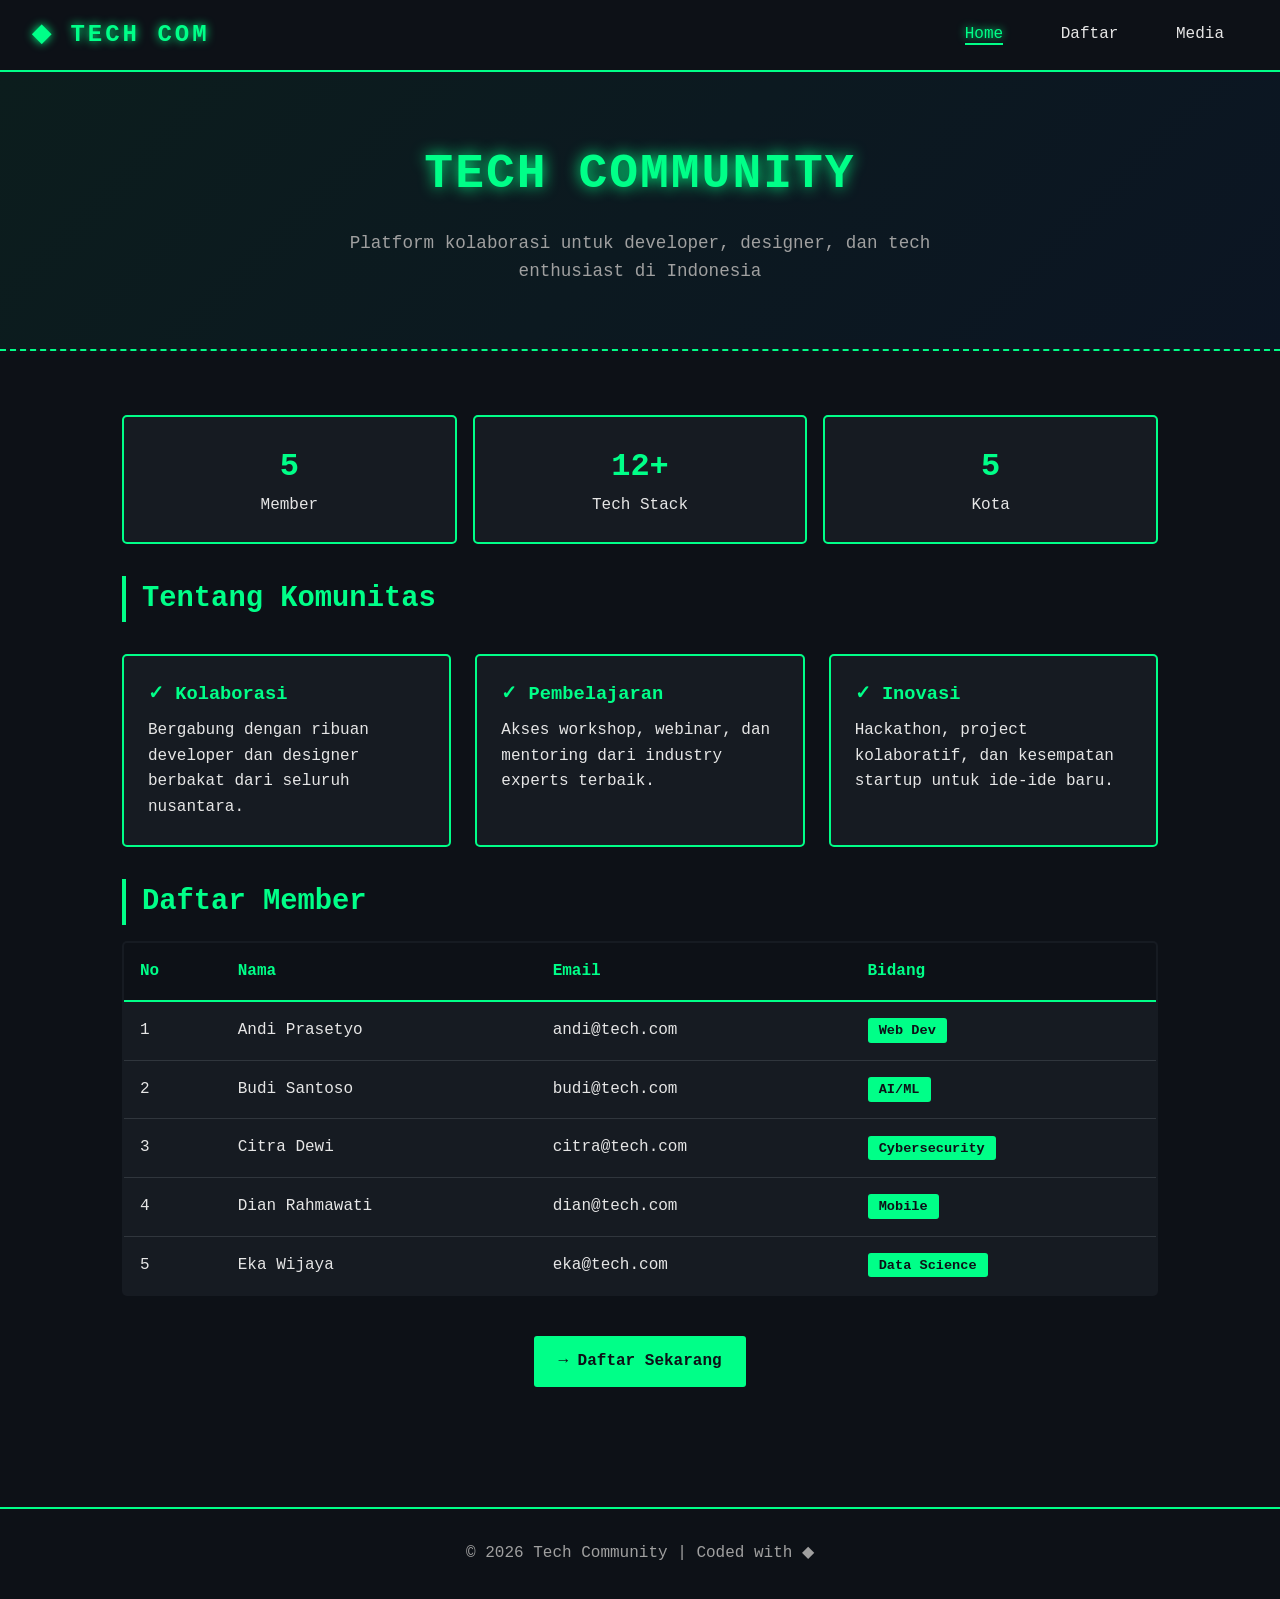
<file: index.html>
<!DOCTYPE html>
<html lang="id">
<head>
  <meta charset="UTF-8">
  <meta name="viewport" content="width=device-width, initial-scale=1.0">
  <title>Tech Community</title>
  <link rel="stylesheet" href="./style.css">
</head>
<body>

  <nav>
    <div class="logo">◆ TECH COM</div>
    <div>
      <a href="./index.html" class="active">Home</a>
      <a href="./form.html">Daftar</a>
      <a href="./gallery.html">Media</a>
    </div>
  </nav>

  <div class="header">
    <h1>TECH COMMUNITY</h1>
    <p>Platform kolaborasi untuk developer, designer, dan tech enthusiast di Indonesia</p>
  </div>

  <div class="container">
    <div class="stats">
      <div class="stat">
        <div class="stat-num" id="memberCount">5</div>
        <div class="stat-label">Member</div>
      </div>
      <div class="stat">
        <div class="stat-num">12+</div>
        <div class="stat-label">Tech Stack</div>
      </div>
      <div class="stat">
        <div class="stat-num">5</div>
        <div class="stat-label">Kota</div>
      </div>
    </div>

    <h2 class="section-title">Tentang Komunitas</h2>
    <div class="cards">
      <div class="card">
        <h3>✓ Kolaborasi</h3>
        <p>Bergabung dengan ribuan developer dan designer berbakat dari seluruh nusantara.</p>
      </div>
      <div class="card">
        <h3>✓ Pembelajaran</h3>
        <p>Akses workshop, webinar, dan mentoring dari industry experts terbaik.</p>
      </div>
      <div class="card">
        <h3>✓ Inovasi</h3>
        <p>Hackathon, project kolaboratif, dan kesempatan startup untuk ide-ide baru.</p>
      </div>
    </div>

    <h2 class="section-title">Daftar Member</h2>
    <table>
      <thead>
        <tr>
          <th>No</th>
          <th>Nama</th>
          <th>Email</th>
          <th>Bidang</th>
        </tr>
      </thead>
      <tbody id="tbody"></tbody>
    </table>

    <center style="margin: 2rem 0;">
      <a href="./form.html" class="btn">→ Daftar Sekarang</a>
    </center>
  </div>

  <footer>
    <p>© 2026 Tech Community | Coded with ◆</p>
  </footer>

  <script src="./script-index.js"></script>
</body>
</html>
</file>
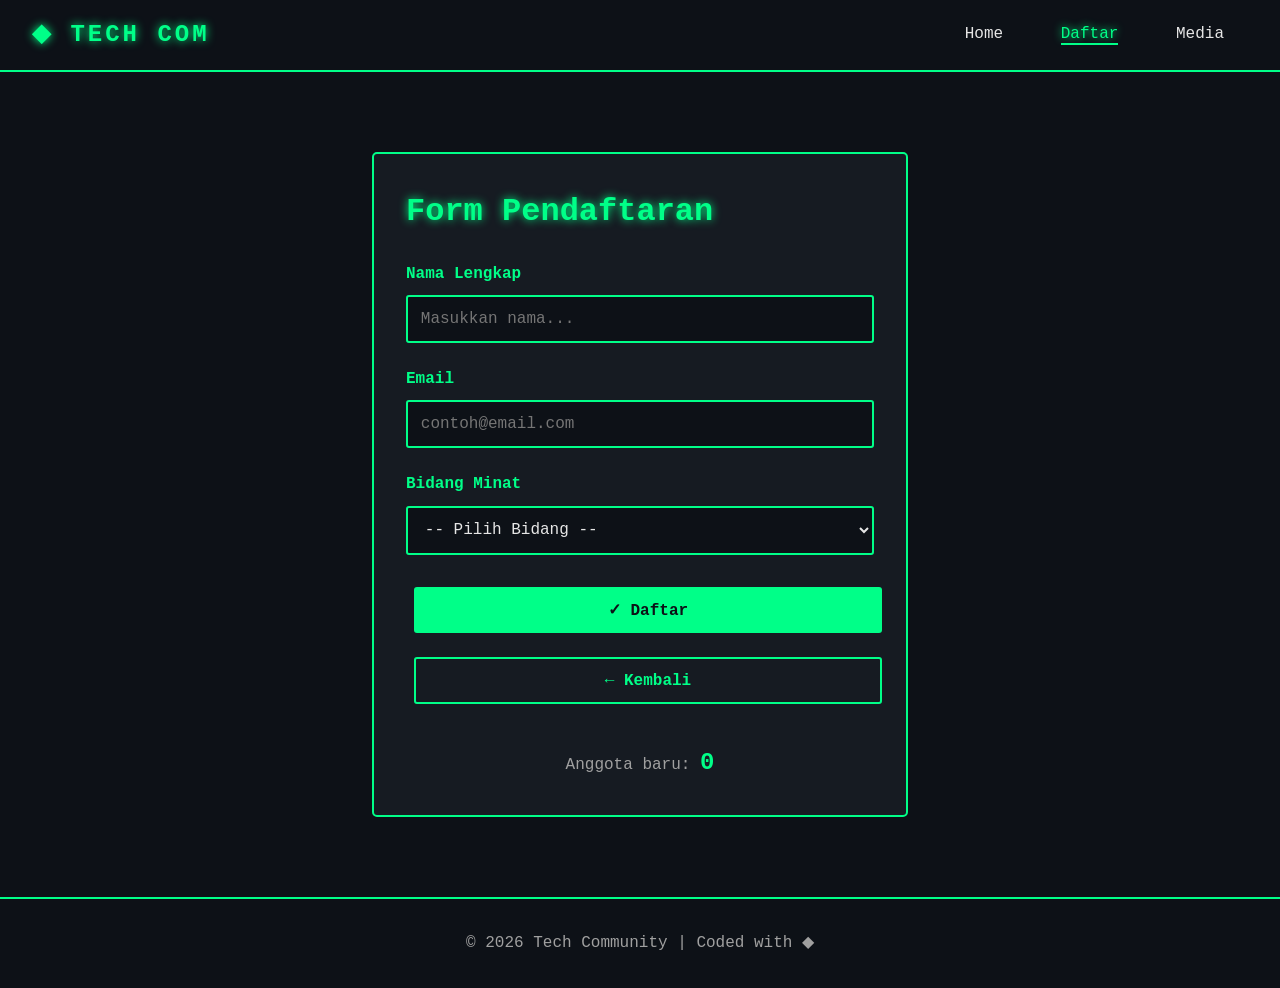
<file: form.html>
<!DOCTYPE html>
<html lang="id">
<head>
  <meta charset="UTF-8">
  <meta name="viewport" content="width=device-width, initial-scale=1.0">
  <title>Daftar - Tech Community</title>
  <link rel="stylesheet" href="./style.css">
</head>
<body>

  <nav>
    <div class="logo">◆ TECH COM</div>
    <div>
      <a href="./index.html">Home</a>
      <a href="./form.html" class="active">Daftar</a>
      <a href="./gallery.html">Media</a>
    </div>
  </nav>

  <div class="container narrow">
    <div class="form-card">
      <h1>Form Pendaftaran</h1>

      <form id="registerForm">
        <div class="form-group">
          <label for="nama">Nama Lengkap</label>
          <input type="text" id="nama" placeholder="Masukkan nama..." required>
          <div class="error" id="err-nama">⚠ Nama tidak boleh kosong</div>
        </div>

        <div class="form-group">
          <label for="email">Email</label>
          <input type="email" id="email" placeholder="contoh@email.com" required>
          <div class="error" id="err-email">⚠ Email tidak valid</div>
        </div>

        <div class="form-group">
          <label for="minat">Bidang Minat</label>
          <select id="minat" required>
            <option value="">-- Pilih Bidang --</option>
            <option value="Web Dev">Web Development</option>
            <option value="AI/ML">Artificial Intelligence</option>
            <option value="Cybersecurity">Cybersecurity</option>
            <option value="Mobile">Mobile Development</option>
            <option value="Data Science">Data Science</option>
          </select>
          <div class="error" id="err-minat">⚠ Pilih bidang minat</div>
        </div>

        <button type="submit" class="btn btn-full">✓ Daftar</button>
      </form>

      <button class="btn btn-back btn-full" onclick="history.back()">← Kembali</button>

      <div class="result" id="result">
        <h3>✓ Pendaftaran Berhasil!</h3>
        <p><strong>Nama:</strong> <span id="r-nama">-</span></p>
        <p><strong>Email:</strong> <span id="r-email">-</span></p>
        <p><strong>Bidang:</strong> <span id="r-minat">-</span></p>
      </div>

      <div class="counter">
        Anggota baru: <strong id="counter">0</strong>
      </div>
    </div>
  </div>

  <footer>
    <p>© 2026 Tech Community | Coded with ◆</p>
  </footer>

  <script src="./script-form.js"></script>
</body>
</html>
</file>
<file: style.css>
/* ===========================
   TECH COMMUNITY - style.css
   Shared stylesheet for all pages
   =========================== */

* {
  margin: 0;
  padding: 0;
  box-sizing: border-box;
}

body {
  background: #0d1117;
  color: #e6e6e6;
  font-family: 'Courier New', monospace;
  line-height: 1.6;
  overflow-x: hidden;
}

/* ===========================
   NAVIGATION
   =========================== */
nav {
  background: #0d1117;
  border-bottom: 2px solid #00ff88;
  padding: 1rem 2rem;
  display: flex;
  justify-content: space-between;
  align-items: center;
  position: sticky;
  top: 0;
  z-index: 100;
}

nav .logo {
  font-size: 1.5rem;
  font-weight: bold;
  color: #00ff88;
  text-shadow: 0 0 10px #00ff88;
  letter-spacing: 3px;
}

nav a {
  color: #e6e6e6;
  text-decoration: none;
  margin: 0 1.5rem;
  transition: 0.3s;
  border-bottom: 2px solid transparent;
}

nav a:hover,
nav a.active {
  color: #00ff88;
  border-bottom: 2px solid #00ff88;
  text-shadow: 0 0 8px #00ff88;
}

/* ===========================
   LAYOUT & CONTAINERS
   =========================== */
.container {
  max-width: 1100px;
  margin: 0 auto;
  padding: 2rem;
}

.container.narrow {
  max-width: 600px;
  margin: 3rem auto;
}

.section-title {
  font-size: 1.8rem;
  color: #00ff88;
  margin: 2rem 0 1rem;
  border-left: 4px solid #00ff88;
  padding-left: 1rem;
}

/* ===========================
   HEADER (index.html)
   =========================== */
.header {
  text-align: center;
  padding: 4rem 2rem;
  border-bottom: 2px dashed #00ff88;
  background: linear-gradient(135deg, rgba(0,255,136,0.05), rgba(0,100,255,0.05));
}

.header h1 {
  font-size: 3rem;
  margin-bottom: 1rem;
  color: #00ff88;
  text-shadow: 0 0 15px #00ff88;
  letter-spacing: 2px;
}

.header p {
  font-size: 1.1rem;
  color: #a0a0a0;
  max-width: 600px;
  margin: 0 auto;
}

/* ===========================
   STATS
   =========================== */
.stats {
  display: flex;
  justify-content: space-around;
  text-align: center;
  margin: 2rem 0;
  gap: 1rem;
}

.stat {
  flex: 1;
  padding: 1.5rem;
  background: #161b22;
  border: 2px solid #00ff88;
  border-radius: 5px;
}

.stat-num {
  font-size: 2rem;
  color: #00ff88;
  font-weight: bold;
}

/* ===========================
   CARDS
   =========================== */
.cards {
  display: grid;
  grid-template-columns: repeat(auto-fit, minmax(250px, 1fr));
  gap: 1.5rem;
  margin: 2rem 0;
}

.card {
  background: #161b22;
  border: 2px solid #00ff88;
  padding: 1.5rem;
  border-radius: 5px;
  transition: 0.3s;
}

.card:hover {
  box-shadow: 0 0 20px #00ff88;
  transform: translateY(-5px);
}

.card h3 {
  color: #00ff88;
  margin-bottom: 0.5rem;
}

/* ===========================
   TABLE
   =========================== */
table {
  width: 100%;
  border-collapse: collapse;
  background: #161b22;
  border: 2px solid #00ff88;
  border-radius: 5px;
  overflow: hidden;
}

th {
  background: #0d1117;
  color: #00ff88;
  padding: 1rem;
  text-align: left;
  border-bottom: 2px solid #00ff88;
}

td {
  padding: 1rem;
  border-bottom: 1px solid #30363d;
}

tr:hover {
  background: rgba(0,255,136,0.05);
}

.tag {
  background: #00ff88;
  color: #0d1117;
  padding: 0.3rem 0.7rem;
  border-radius: 3px;
  font-size: 0.85rem;
  font-weight: bold;
}

/* ===========================
   BUTTONS
   =========================== */
.btn {
  background: #00ff88;
  color: #0d1117;
  border: none;
  padding: 0.8rem 1.5rem;
  border-radius: 3px;
  cursor: pointer;
  font-weight: bold;
  font-family: 'Courier New', monospace;
  font-size: 1rem;
  transition: 0.3s;
  text-decoration: none;
  display: inline-block;
  margin: 0.5rem;
}

.btn:hover {
  background: #00cc66;
  box-shadow: 0 0 15px #00ff88;
}

.btn-back,
.btn-info {
  background: transparent;
  color: #00ff88;
  border: 2px solid #00ff88;
}

.btn-back:hover,
.btn-info:hover {
  background: rgba(0,255,136,0.1);
}

/* btn full-width override for form page */
.btn-full {
  width: 100%;
  margin-bottom: 1rem;
}

/* ===========================
   FORM PAGE
   =========================== */
.form-card {
  background: #161b22;
  border: 2px solid #00ff88;
  padding: 2rem;
  border-radius: 5px;
}

.form-card h1 {
  color: #00ff88;
  margin-bottom: 1.5rem;
  font-size: 2rem;
  text-shadow: 0 0 10px #00ff88;
}

.form-group {
  margin-bottom: 1.5rem;
}

label {
  display: block;
  color: #00ff88;
  margin-bottom: 0.5rem;
  font-weight: bold;
}

input,
select {
  width: 100%;
  padding: 0.8rem;
  background: #0d1117;
  color: #e6e6e6;
  border: 2px solid #00ff88;
  border-radius: 3px;
  font-family: 'Courier New', monospace;
  font-size: 1rem;
}

input:focus,
select:focus {
  outline: none;
  box-shadow: 0 0 10px #00ff88;
}

.error {
  color: #ff6b6b;
  font-size: 0.85rem;
  margin-top: 0.3rem;
  display: none;
}

.error.show {
  display: block;
}

/* Registration result box */
.result {
  background: #0d1117;
  border: 2px solid #00ff88;
  padding: 1.5rem;
  border-radius: 5px;
  margin-top: 1rem;
  display: none;
}

.result.show {
  display: block;
}

.result h3 {
  color: #00ff88;
  margin-bottom: 1rem;
}

.result p {
  margin-bottom: 0.5rem;
  color: #a0a0a0;
}

.result strong {
  color: #e6e6e6;
}

.counter {
  text-align: center;
  margin-top: 1.5rem;
  color: #a0a0a0;
}

.counter strong {
  color: #00ff88;
  font-size: 1.5rem;
}

/* ===========================
   GALLERY / MULTIMEDIA PAGE
   =========================== */
.media-card {
  background: #161b22;
  border: 2px solid #00ff88;
  padding: 2rem;
  border-radius: 5px;
  margin-bottom: 2rem;
}

.media-title {
  color: #00ff88;
  margin-bottom: 1rem;
  font-size: 1.3rem;
}

/* Image gallery */
#galleryImg {
  width: 100%;
  max-height: 400px;
  object-fit: cover;
  border: 2px solid #00ff88;
  border-radius: 5px;
  margin-bottom: 1rem;
}

.img-counter {
  text-align: center;
  color: #a0a0a0;
  margin-bottom: 1rem;
}

/* Video iframe */
.video-container {
  position: relative;
  width: 100%;
  padding-bottom: 56.25%;
  margin-bottom: 1rem;
  border: 2px solid #00ff88;
  border-radius: 5px;
  overflow: hidden;
}

.video-container iframe {
  position: absolute;
  top: 0;
  left: 0;
  width: 100%;
  height: 100%;
  border: none;
}

/* Audio player */
.audio-box {
  background: #0d1117;
  padding: 1.5rem;
  border: 2px solid #00ff88;
  border-radius: 5px;
  margin-bottom: 1rem;
}

.audio-info {
  margin-bottom: 1rem;
  color: #a0a0a0;
}

.audio-info strong {
  color: #00ff88;
}

audio {
  width: 100%;
  margin-bottom: 1rem;
}

/* ===========================
   FOOTER
   =========================== */
footer,
.footer {
  text-align: center;
  padding: 2rem;
  border-top: 2px solid #00ff88;
  color: #a0a0a0;
  margin-top: 3rem;
}
</file>
